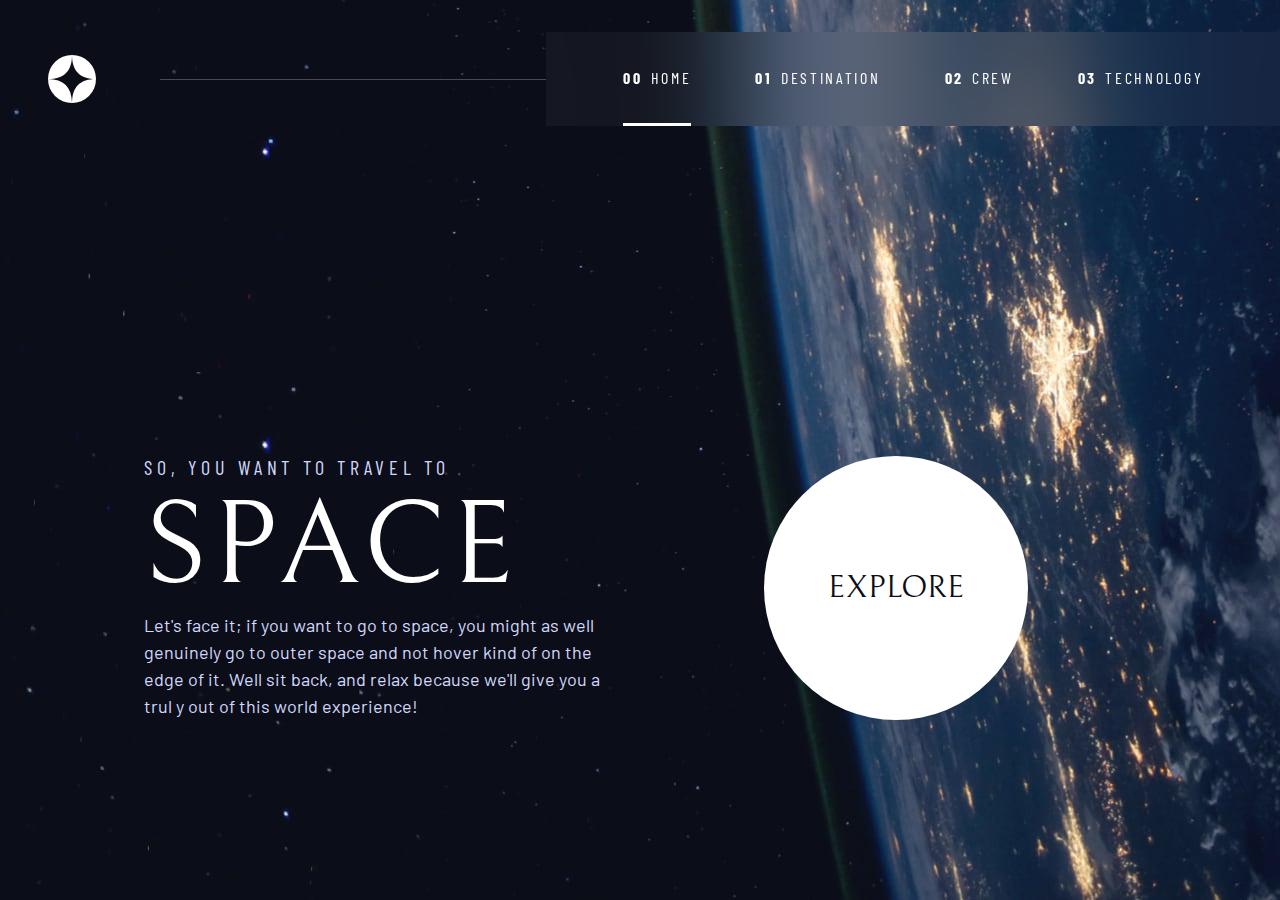
<file: index.html>
<!DOCTYPE html>
<html lang="en">
  <head>
    <meta charset="UTF-8" />
    <meta http-equiv="X-UA-Compatible" content="IE=edge" />
    <link
      rel="icon"
      type="image/png"
      sizes="32x32"
      href="./assets/favicon-32x32.png"
    />

    <meta name="viewport" content="width=device-width, initial-scale=1.0" />
    <link rel="preconnect" href="https://fonts.googleapis.com" />
    <link rel="preconnect" href="https://fonts.gstatic.com" crossorigin />
    <link
      href="https://fonts.googleapis.com/css2?family=Barlow+Condensed:wght@400;700&family=Barlow:wght@400;700&family=Bellefair&display=swap"
      rel="stylesheet"
    />

    <link rel="stylesheet" href="./css/index.css" />
    <link rel="stylesheet" href="./css/queries.css" />
    <title>Space tourism website</title>
  </head>
  <body class="home">
    <a class="skip-to-content" href="#main">Skip To Conten</a>
    <header class="primary-header flex">
      <div>
        <img
          src="./assets/shared/logo.svg"
          alt="space tourism logo"
          class="logo"
        />
      </div>

      <button
        class="mobile-nav-toggle"
        aria-controls="primary-navigation"
        aria-expanded="false"
      >
        <span class="sr-only">Menu</span>
      </button>

      <nav>
        <ul
          id="primary-navigation"
          data-isVisible="false"
          class="primary-navigation underline-indicators flex"
        >
          <li class="active">
            <a
              class="uppercase text-white letter-spacing-2 ff-sans-cond fs-300"
              href="index.html"
              ><span aria-hidden="true">00</span>Home</a
            >
          </li>
          <li>
            <a
              class="uppercase text-white letter-spacing-2 ff-sans-cond fs-300"
              href="destination.html"
              ><span aria-hidden="true">01</span>Destination</a
            >
          </li>
          <li>
            <a
              class="uppercase text-white letter-spacing-2 ff-sans-cond fs-300"
              href="crew.html"
              ><span aria-hidden="true">02</span>Crew</a
            >
          </li>
          <li>
            <a
              class="uppercase text-white letter-spacing-2 ff-sans-cond fs-300"
              href="technology.html"
              ><span aria-hidden="true">03</span>Technology</a
            >
          </li>
        </ul>
      </nav>
    </header>

    <main id="main" class="grid-container grid-container--home">
      <div>
        <h1 class="uppercase text-accent fs-500 ff-sans-cond letter-spacing-1">
          So, you want to travel to
          <span class="text-white fs-900 ff-serif d-block">Space</span>
        </h1>
        <p class="text-accent">
          Let's face it; if you want to go to space, you might as well genuinely
          go to outer space and not hover kind of on the edge of it. Well sit
          back, and relax because we'll give you a trul y out of this world
          experience!
        </p>
      </div>

      <div>
        <a
          class="large-button uppercase ff-serif text-dark bg-white"
          href="destination.html"
          >Explore</a
        >
      </div>
    </main>

    <script src="index.js"></script>
  </body>
</html>
</file>
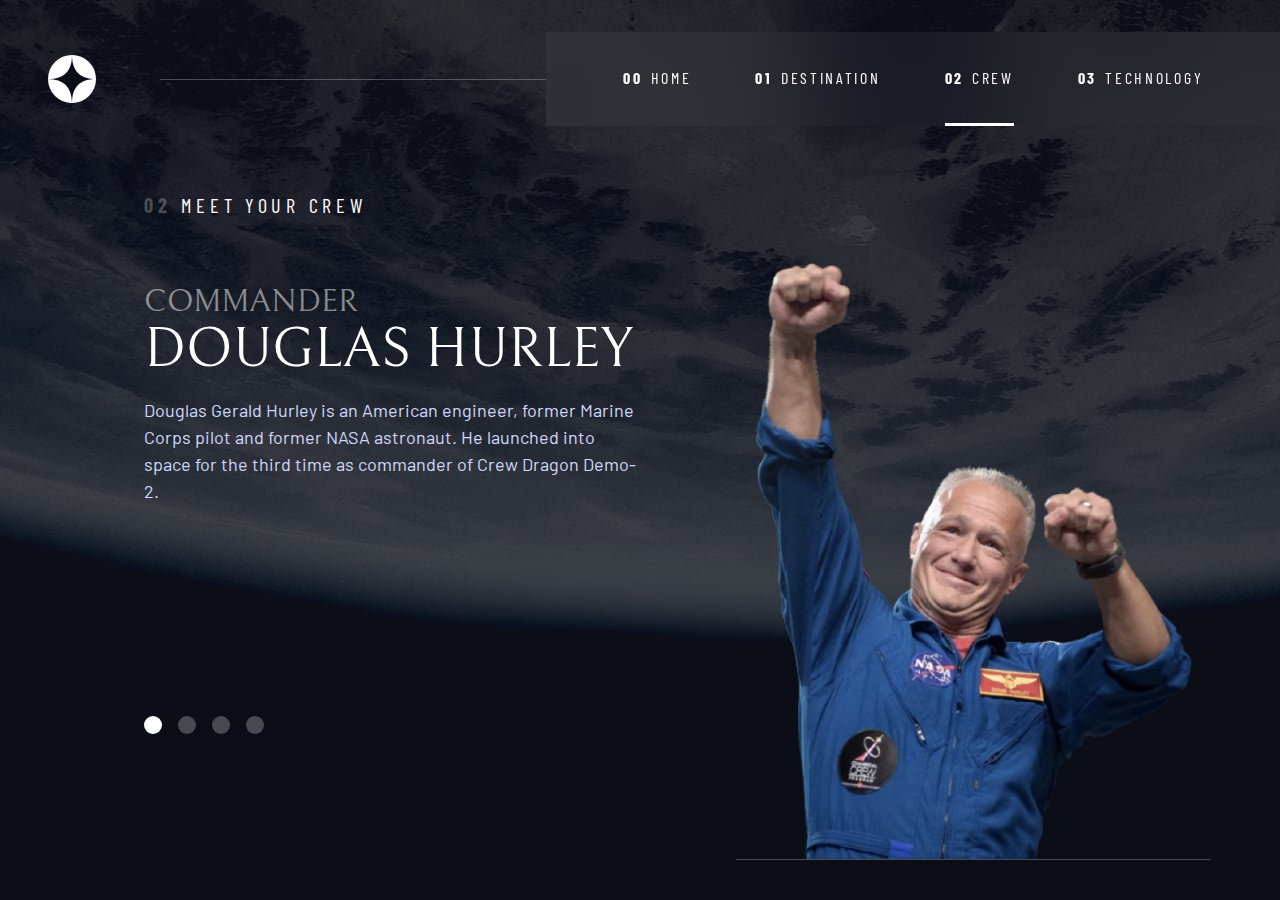
<file: crew.html>
<!DOCTYPE html>
<html lang="en">
<head>
  <meta charset="UTF-8">
  <meta name="viewport" content="width=device-width, initial-scale=1.0">

  <link rel="icon" type="image/png" sizes="32x32" href="./assets/favicon-32x32.png">
  <!-- Google fonts -->
  <link rel="preconnect" href="https://fonts.googleapis.com">
  <link rel="preconnect" href="https://fonts.gstatic.com" crossorigin>
  <link href="https://fonts.googleapis.com/css2?family=Barlow+Condensed:wght@400;700&family=Bellefair&family=Barlow:wght@400;700&display=swap"
      rel="stylesheet">
      
  <!-- Our custom CSS -->
  <link rel="stylesheet" href="./css/index.css">
  <link rel="stylesheet" href="./css/queries.css">
  <title>Frontend Mentor | Space tourism website</title>
</head>

<body class="crew">
  <a class="skip-to-content" href="#main">Skip to content</a>
  <header class="primary-header flex">
    <div>
      <img src="./assets/shared/logo.svg" alt="space tourism logo" class="logo">
    </div>
    <button class="mobile-nav-toggle" aria-controls="primary-navigation"><span class="sr-only" aria-expanded="false">Menu</span></button>
    <nav>
      <ul
      id="primary-navigation"
      data-isVisible="false"
      class="primary-navigation underline-indicators flex"
    >
      <li>
        <a
          class="uppercase text-white letter-spacing-2 ff-sans-cond fs-300"
          href="index.html"
          ><span aria-hidden="true">00</span>Home</a
        >
      </li>
      <li>
        <a
          class="uppercase text-white letter-spacing-2 ff-sans-cond fs-300"
          href="destination.html"
          ><span aria-hidden="true">01</span>Destination</a
        >
      </li>
      <li class="active">
        <a
          class="uppercase text-white letter-spacing-2 ff-sans-cond fs-300"
          href="crew.html"
          ><span aria-hidden="true">02</span>Crew</a
        >
      </li>
      <li>
        <a
          class="uppercase text-white letter-spacing-2 ff-sans-cond fs-300"
          href="technology.html"
          ><span aria-hidden="true">03</span>Technology</a
        >
      </li>
      </ul>
    </nav>
  </header>

  <main id="main" class="grid-container grid-container--crew flow">
    <h1 class="numbered-title d-block"><span aria-hidden="true">02</span>Meet your crew</h1>

  <picture id="commander-image">
    <source srcset="/assets/crew/image-douglas-hurley2.webp" type="image/webp">  
    <img src="/assets/crew/image-douglas-hurley.png" alt="Commander Doglas Hurley">
  </picture>
  <picture hidden id="mission-image">
    <source srcset="/assets/crew/image-mark-shuttleworth.webp" type="image/webp">  
    <img src="/assets/crew/image-mark-shuttleworth.png" alt="Mission Specialist Mark Shuttleworth">
  </picture>
  <picture hidden id="pilot-image">
    <source srcset="/assets/crew/image-victor-glover.webp" type="image/webp">  
    <img src="/assets/crew/image-victor-glover.png" alt="Pilot Victor Glover">
  </picture>
  <picture hidden id="engineer-image">
    <source srcset="/assets/crew/image-anousheh-ansari.webp" type="image/webp">  
    <img src="/assets/crew/image-anousheh-ansari.png" alt="Flight Engineer Anousheh Ansari">
  </picture>
  

    <!-- Dots -->
    <div class="dot-indicators flex" role="tablist" aria-label="crew member list">
      <button aria-controls="commander-tab" aria-selected="true" data-image="commander-image" role="tab" tabindex="0">
        <span class="sr-only">The commander</span>
      </button>
      <button aria-controls="mission-tab" aria-selected="false" data-image="mission-image" role="tab" tabindex="-1">
        <span class="sr-only">The mission specialist</span>
      </button>
      <button aria-controls="pilot-tab" aria-selected="false" data-image="pilot-image" role="tab" tabindex="-1">
        <span class="sr-only">The pilot</span>
      </button>
      <button aria-controls="engineer-tab" aria-selected="false" data-image="engineer-image" role="tab" tabindex="-1">
        <span class="sr-only">The engineer</span>
      </button>
    </div>    

    <!--Commander-->
    <article id="commander-tab" class="crew-info flow" role="tabpanel" tabindex="0">
      <h2 class="ff-serif fs-600 uppercase">Commander<span class="d-block text-white fs-700">Douglas Hurley</span></h2>

      <p class="text-accent">Douglas Gerald Hurley is an American engineer, former Marine Corps pilot and former NASA astronaut. He launched into space for the third time as commander of Crew Dragon Demo-2.</p>
    </article>

    <!--Mission Specialist-->
    <article id="mission-tab" hidden class="crew-info flow" role="tabpanel" tabindex="0">
      <h2 class="ff-serif fs-600 uppercase">Mission Specialist<span class="d-block text-white fs-700">Mark Shuttleworth</span></h2>

      <p class="text-accent">Mark Richard Shuttleworth is the founder and CEO of Canonical, the company behind the Linux-based Ubuntu operating system. Shuttleworth became the first South African to travel to space as a space tourist.</p>
    </article>

    <!--Pilot-->
    <article id="pilot-tab" hidden class="crew-info flow" role="tabpanel" tabindex="0">
      <h2 class="ff-serif fs-600 uppercase">Pilot<span class="d-block text-white fs-700">Victor Glover</span></h2>

      <p class="text-accent">Pilot on the first operational flight of the SpaceX Crew Dragon to the International Space Station. Glover is a commander in the U.S. Navy where he pilots an F/A-18.He was a crew member of Expedition 64, and served as a station systems flight engineer.</p>
    </article>

    <!--Engineer-->
    <article id="engineer-tab" hidden class="crew-info flow" role="tabpanel" tabindex="0">
      <h2 class="ff-serif fs-600 uppercase">Flight Engineer<span class="d-block text-white fs-700">Anousheh Ansari</span></h2>

      <p class="text-accent">Anousheh Ansari is an Iranian American engineer and co-founder of Prodea Systems. Ansari was the fourth self-funded space tourist, the first self-funded woman to fly to the ISS, and the first Iranian in space. </p>
    </article>

    
  </main>

  

  

  

<body>
    
    
    
    <script src="index.js"></script>
</body>
</html>
</file>
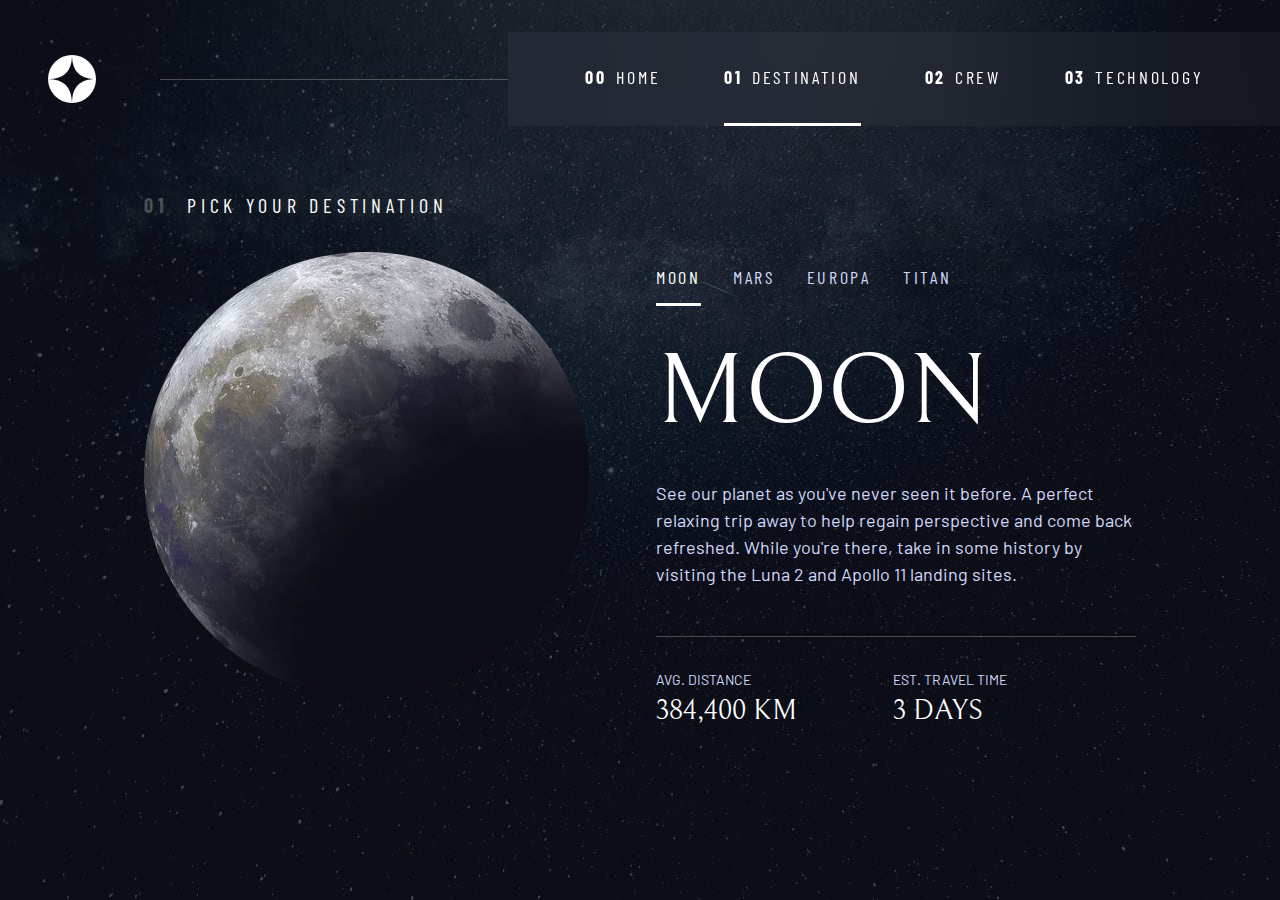
<file: destination.html>
<!DOCTYPE html>
<html lang="en">
  <head>
    <meta charset="UTF-8" />
    <meta name="viewport" content="width=device-width, initial-scale=1.0" />

    <link
      rel="icon"
      type="image/png"
      sizes="32x32"
      href="./assets/favicon-32x32.png"
    />
    <!-- Google fonts -->
    <link rel="preconnect" href="https://fonts.googleapis.com" />
    <link rel="preconnect" href="https://fonts.gstatic.com" crossorigin />
    <link
      href="https://fonts.googleapis.com/css2?family=Barlow+Condensed:wght@400;700&family=Bellefair&family=Barlow:wght@400;700&display=swap"
      rel="stylesheet"
    />

    <!-- Our custom CSS -->
    <link rel="stylesheet" href="./css/index.css" />
    <link rel="stylesheet" href="./css/queries.css" />
    <title>Frontend Mentor | Space tourism website</title>
  </head>

  <body class="destination">
    <a class="skip-to-content" href="#main">Skip to content</a>
    <header class="primary-header flex">
      <div>
        <img
          src="./assets/shared/logo.svg"
          alt="space tourism logo"
          class="logo"
        />
      </div>
      <button class="mobile-nav-toggle" aria-controls="primary-navigation">
        <span class="sr-only" aria-expanded="false">Menu</span>
      </button>
      <nav>
        <ul
          id="primary-navigation"
          data-visible="false"
          class="primary-navigation underline-indicators flex"
        >
          <li>
            <a
              class="ff-sans-cond uppercase text-white letter-spacing-2"
              href="index.html"
              ><span aria-hidden="true">00</span>Home</a
            >
          </li>
          <li class="active">
            <a
              class="ff-sans-cond uppercase text-white letter-spacing-2"
              href="destination.html"
              ><span aria-hidden="true">01</span>Destination</a
            >
          </li>
          <li>
            <a
              class="ff-sans-cond uppercase text-white letter-spacing-2"
              href="crew.html"
              ><span aria-hidden="true">02</span>Crew</a
            >
          </li>
          <li>
            <a
              class="ff-sans-cond uppercase text-white letter-spacing-2"
              href="technology.html"
              ><span aria-hidden="true">03</span>Technology</a
            >
          </li>
        </ul>
      </nav>
    </header>

    <main id="main" class="grid-container grid-container--destination flow">
      <h1 class="numbered-title d-block">
        <span aria-hidden="true">01</span> Pick your destination
      </h1>

      <!--pictures-->
      <picture id="moon-image">
        <source srcset="assets/destination/image-moon.webp" type="image/webp" />
        <img src="assets/destination/image-moon.png" alt="the moon" />
      </picture>
      <picture id="mars-image" hidden>
        <source srcset="assets/destination/image-mars.webp" type="image/webp" />
        <img src="assets/destination/image-mars.png" alt="the planet mars" />
      </picture>
      <picture id="europa-image" hidden>
        <source
          srcset="assets/destination/image-europa.webp"
          type="image/webp"
        />
        <img
          src="assets/destination/image-europa.png"
          alt="the planet europa"
        />
      </picture>
      <picture id="titan-image" hidden>
        <source
          srcset="assets/destination/image-titan.webp"
          type="image/webp"
        />
        <img src="assets/destination/image-titan.png" alt="the moon Titan" />
      </picture>

      <!--Tab List-->
      <div
        class="tab-list underline-indicators flex"
        role="tablist"
        aria-label="destination list"
      >
        <button
          aria-selected="true"
          role="tab"
          aria-controls="moon-tab"
          tabindex="0"
          data-image="moon-image"
          class="uppercase ff-sans-cond text-accent letter-spacing-2"
        >
          Moon
        </button>
        <button
          aria-selected="false"
          role="tab"
          aria-controls="mars-tab"
          tabindex="-1"
          data-image="mars-image"
          class="uppercase ff-sans-cond text-accent letter-spacing-2"
        >
          Mars
        </button>
        <button
          aria-selected="false"
          role="tab"
          aria-controls="europa-tab"
          tabindex="-1"
          data-image="europa-image"
          class="uppercase ff-sans-cond text-accent letter-spacing-2"
        >
          Europa
        </button>
        <button
          aria-selected="false"
          role="tab"
          aria-controls="titan-tab"
          tabindex="-1"
          data-image="titan-image"
          class="uppercase ff-sans-cond text-accent letter-spacing-2"
        >
          Titan
        </button>
      </div>

      <!--Moon-->
      <article
        id="moon-tab"
        role="tabpanel"
        tabindex="0"
        class="destination-info flow"
      >
        <h2 class="fs-800 uppercase ff-serif">Moon</h2>

        <p class="text-accent">
          See our planet as you've never seen it before. A perfect relaxing trip
          away to help regain perspective and come back refreshed. While you're
          there, take in some history by visiting the Luna 2 and Apollo 11
          landing sites.
        </p>

        <div class="destination-meta flex">
          <div>
            <h3 class="text-accent fs-200 uppercase">Avg. distance</h3>
            <p class="ff-serif uppercase">384,400 km</p>
          </div>
          <div>
            <h3 class="text-accent fs-200 uppercase">Est. travel time</h3>
            <p class="ff-serif uppercase">3 days</p>
          </div>
        </div>
      </article>

      <!--Mars-->
      <article
        id="mars-tab"
        role="tabpanel"
        hidden
        tabindex="0"
        class="destination-info flow"
      >
        <h2 class="fs-800 uppercase ff-serif">Mars</h2>

        <p class="text-accent">
          Don't forget to pack your hiking boots. <br />
          You'll need them to tackle Olympus Mons, the tallest planetary
          mountain in our solar system. It's two and a half times the size of
          Everest!
        </p>

        <div class="destination-meta flex">
          <div>
            <h3 class="text-accent fs-200 uppercase">Avg. distance</h3>
            <p class="ff-serif uppercase">225 mil. km</p>
          </div>
          <div>
            <h3 class="text-accent fs-200 uppercase">Est. travel time</h3>
            <p class="ff-serif uppercase">9 months</p>
          </div>
        </div>
      </article>

      <!--Europa-->
      <article
        id="europa-tab"
        role="tabpanel"
        hidden
        tabindex="0"
        class="destination-info flow"
      >
        <h2 class="fs-800 uppercase ff-serif">Europa</h2>

        <p class="text-accent">
          The smallest of the four Galilean moons orbiting Jupiter, Europa is a
          winter lover's dream. With an icy surface, it's perfect for a bit of
          ice skating, curling, hockey, or simple relaxation in your snug
          wintery cabin.
        </p>

        <div class="destination-meta flex">
          <div>
            <h3 class="text-accent fs-200 uppercase">Avg. distance</h3>
            <p class="ff-serif uppercase">628 mil. km</p>
          </div>
          <div>
            <h3 class="text-accent fs-200 uppercase">Est. travel time</h3>
            <p class="ff-serif uppercase">3 years</p>
          </div>
        </div>
      </article>

      <!--Titan-->
      <article
        id="titan-tab"
        role="tabpanel"
        hidden
        tabindex="0"
        class="destination-info flow"
      >
        <h2 class="fs-800 uppercase ff-serif">Titan</h2>

        <p class="text-accent">
          The only moon known to have a dense atmosphere other than Earth, Titan
          is a home away from home (just a few hundred degrees colder!). As a
          bonus, you get striking views of the Rings of Saturn.
        </p>

        <div class="destination-meta flex">
          <div>
            <h3 class="text-accent fs-200 uppercase">Avg. distance</h3>
            <p class="ff-serif uppercase">1.6 bil. km</p>
          </div>
          <div>
            <h3 class="text-accent fs-200 uppercase">Est. travel time</h3>
            <p class="ff-serif uppercase">7 years</p>
          </div>
        </div>
      </article>
    </main>
    <script src="index.js"></script>
  </body>
</html>
</file>
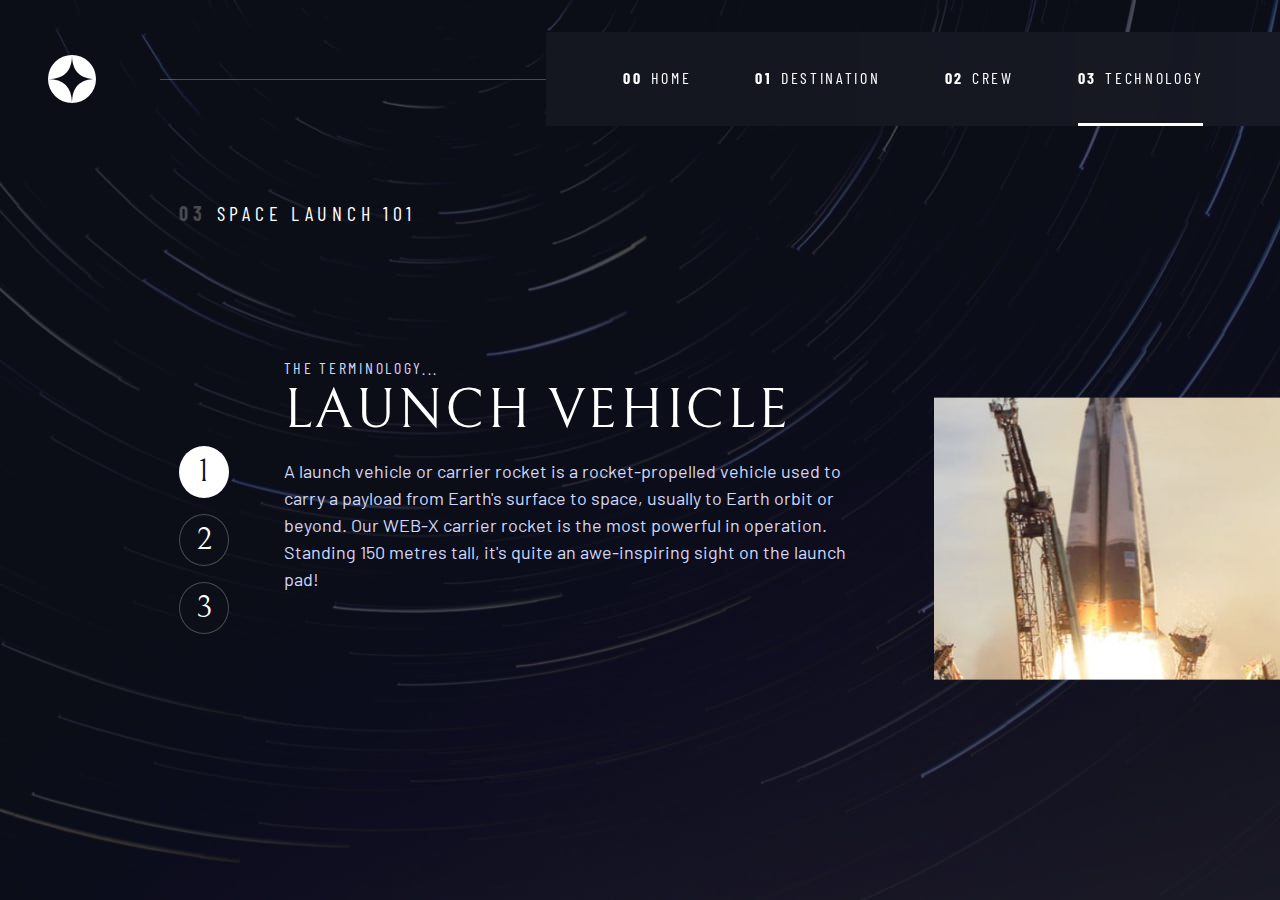
<file: technology.html>
<!DOCTYPE html>
<html lang="en">
  <head>
    <meta charset="UTF-8" />
    <meta name="viewport" content="width=device-width, initial-scale=1.0" />

    <link
      rel="icon"
      type="image/png"
      sizes="32x32"
      href="./assets/favicon-32x32.png"
    />
    <!-- Google fonts -->
    <link rel="preconnect" href="https://fonts.googleapis.com" />
    <link rel="preconnect" href="https://fonts.gstatic.com" crossorigin />
    <link
      href="https://fonts.googleapis.com/css2?family=Barlow+Condensed:wght@400;700&family=Bellefair&family=Barlow:wght@400;700&display=swap"
      rel="stylesheet"
    />

    <!-- Our custom CSS -->
    <link rel="stylesheet" href="./css/index.css" />
    <link rel="stylesheet" href="./css/queries.css" />
    <title>Frontend Mentor | Space tourism website</title>
  </head>

  <body class="technology">
    <a class="skip-to-content" href="#main">Skip to content</a>
    <header class="primary-header flex">
      <div>
        <img
          src="./assets/shared/logo.svg"
          alt="space tourism logo"
          class="logo"
        />
      </div>
      <button class="mobile-nav-toggle" aria-controls="primary-navigation">
        <span class="sr-only" aria-expanded="false">Menu</span>
      </button>
      <nav>
        <ul
          id="primary-navigation"
          data-isVisible="false"
          class="primary-navigation underline-indicators flex"
        >
          <li>
            <a
              class="uppercase text-white letter-spacing-2 ff-sans-cond fs-300"
              href="index.html"
              ><span aria-hidden="true">00</span>Home</a
            >
          </li>
          <li>
            <a
              class="uppercase text-white letter-spacing-2 ff-sans-cond fs-300"
              href="destination.html"
              ><span aria-hidden="true">01</span>Destination</a
            >
          </li>
          <li>
            <a
              class="uppercase text-white letter-spacing-2 ff-sans-cond fs-300"
              href="crew.html"
              ><span aria-hidden="true">02</span>Crew</a
            >
          </li>
          <li class="active">
            <a
              class="uppercase text-white letter-spacing-2 ff-sans-cond fs-300"
              href="technology.html"
              ><span aria-hidden="true">03</span>Technology</a
            >
          </li>
        </ul>
      </nav>
    </header>

    <main id="main" class="grid-container--technology flow">
      <h1 class="numbered-title">
        <span aria-hidden="true">03</span>Space launch 101
      </h1>

      <!--Vehicle-->
      <picture id="vehicle-image">
        <img
          src="/assets/technology/image-launch-vehicle-landscape.jpg"
          alt="Rocket Launch"
        />
      </picture>

      <!--Spaceport -->
      <picture hidden id="spaceport-image">
        <img
          src="/assets/technology/image-spaceport-landscape.jpg"
          alt="Rocket Launch"
        />
      </picture>

      <!--Space Capsule -->
      <picture hidden id="capsule-image">
        <img
          src="/assets/technology/image-space-capsule-landscape.jpg"
          alt="Rocket Launch"
        />
      </picture>

      <!--number indicators-->
      <div
        class="number-indicators flex"
        role="tablist"
        aria-label="Technology list"
      >
        <button
          aria-controls="vehicle-tab"
          data-image="vehicle-image"
          role="tab"
          tabindex="0"
          aria-selected="true"
        >
          1
        </button>
        <button
          aria-controls="spaceport-tab"
          data-image="spaceport-image"
          role="tab"
          tabindex="-1"
          aria-selected="false"
        >
          2
        </button>
        <button
          aria-controls="capsule-tab"
          data-image="capsule-image"
          role="tab"
          tabindex="-1"
          aria-selected="false"
        >
          3
        </button>
      </div>

      <!--Vehicle-->
      <article
        id="vehicle-tab"
        tabindex="0"
        role="tabpanel"
        class="technology-info flow"
      >
        <p class="fs-300 ff-sans-cond text-accent uppercase letter-spacing-2">
          The terminology...
          <span class="fs-700 ff-serif text-white uppercase d-block"
            >Launch vehicle</span
          >
        </p>
        <p class="text-accent">
          A launch vehicle or carrier rocket is a rocket-propelled vehicle used
          to carry a payload from Earth's surface to space, usually to Earth
          orbit or beyond. Our WEB-X carrier rocket is the most powerful in
          operation. Standing 150 metres tall, it's quite an awe-inspiring sight
          on the launch pad!
        </p>
      </article>

      <!--Spaceport-->
      <article
        id="spaceport-tab"
        tabindex="0"
        role="tabpanel"
        hidden
        class="technology-info flow"
      >
        <p class="fs-300 ff-sans-cond text-accent uppercase letter-spacing-2">
          The terminology...
          <span class="fs-700 ff-serif text-white uppercase d-block"
            >Spaceport</span
          >
        </p>
        <p class="text-accent">
          A spaceport or cosmodrome is a site for launching (or receiving)
          spacecraft, by analogy to the seaport for ships or airport for
          aircraft. Based in the famous Cape Canaveral, our spaceport is ideally
          situated to take advantage of the Earth's rotation for launch.
        </p>
      </article>

      <!--Space Capsule-->
      <article
        id="capsule-tab"
        tabindex="0"
        role="tabpanel"
        hidden
        class="technology-info flow"
      >
        <p class="fs-300 ff-sans-cond text-accent uppercase letter-spacing-2">
          The terminology...
          <span class="fs-700 ff-serif text-white uppercase d-block"
            >Space Capsule</span
          >
        </p>
        <p class="text-accent">
          A space capsule is an often-crewed spacecraft that uses a blunt-body
          reentry capsule to reenter the Earth's atmosphere without wings. Our
          capsule is where you'll spend your time during the flight. It includes
          a space gym, cinema, and plenty of other activities to keep you
          entertained.
        </p>
      </article>
    </main>
    <script src="index.js"></script>
  </body>
</html>
</file>
<file: css/index.css>
/* ------------------- */
/* Custom properties   */
/* ------------------- */

:root {
  /* colors */
  --clr-dark: 230 35% 7%;
  --clr-light: 231 77% 90%;
  --clr-white: 0 0% 100%;

  /* font-sizes */
  --fs-900: clamp(5rem, 8vw + 1rem, 9.375rem);
  --fs-800: 3.5rem;
  --fs-700: 1.5rem;
  --fs-600: 1rem;
  --fs-500: 1rem;
  --fs-400: 0.9375rem;
  --fs-300: 1rem;
  --fs-200: 0.875rem;

  /* font-families */
  --ff-serif: "Bellefair", serif;
  --ff-sans-cond: "Barlow Condensed", sans-serif;
  --ff-sans-normal: "Barlow", sans-serif;
}

/* reset -> https://piccalil.li/blog/a-modern-css-reset/ */

/*box sizing*/
*,
*::before,
*::after {
  box-sizing: border-box;
}

/*reset margins*/
body,
h1,
h2,
h3,
h4,
h5,
p,
figure,
picture {
  margin: 0;
}

h1,
h2,
h3,
h4,
h5,
h6,
p {
  font-weight: 400;
}

/*body*/

body {
  font-family: var(--ff-sans-normal);
  font-size: var(--fs-400);
  color: hsl(var(--clr-white));
  background-color: hsl(var(--clr-dark));
  line-height: 1.5;
  min-height: 100vh;
  overflow-x: hidden;

  background-size: cover;
  background-position: bottom center;
  background-repeat: no-repeat;

  display: grid;
  grid-template-rows: min-content 1fr;
}

/* make images easier to work with */
img,
picutre {
  max-width: 100%;
  display: block;
}

/* make form elements easier to work with */
input,
button,
textarea,
select {
  font: inherit;
}

/* remove animations for people who've turned them off */
@media (prefers-reduced-motion: reduce) {
  *,
  *::before,
  *::after {
    animation-duration: 0.01ms !important;
    animation-iteration-count: 1 !important;
    transition-duration: 0.01ms !important;
    scroll-behavior: auto !important;
  }
}

/*utility classes*/

/* general */

.home {
  background-image: url(/assets/home/background-home-mobile.jpg);
}

.destination {
  background-image: url(/assets/destination/background-destination-mobile.jpg);
}

.crew {
  background-image: url(/assets/crew/background-crew-mobile.jpg);
  background-position: center;
}

.technology {
  background-image: url(/assets/technology/background-technology-mobile.jpg);
}

.flex {
  display: flex;
  gap: var(--gap, 1rem);
}

.grid {
  display: grid;
  gap: var(--gap, 1rem);
}

.d-block {
  display: block;
}

.flow > *:where(:not(:first-child)) {
  margin-top: var(--flow-space, 1rem);
}

.container {
  padding-inline: 2em;
  margin-inline: auto;
  max-width: 80rem;
}

.grid-container {
  text-align: center;
  display: grid;
  place-items: center;
  padding-inline: 1rem;
  padding-bottom: 4rem;
}

.grid-container p {
  max-width: 50ch;
}

/*destination layout*/

.grid-container--destination {
  --flow-space: 2rem;
  grid-template-areas:
    "title"
    "image"
    "tabs"
    "content";
}

.grid-container--destination > picture {
  grid-area: image;
  max-width: 60%;
  align-self: flex-start;
}

.grid-container--destination > .tab-list {
  grid-area: tabs;
}

.grid-container--destination > .destination-info {
  grid-area: content;
}

.destination-meta {
  flex-direction: column;
  border-top: 1px solid hsl(var(--clr-white) / 0.25);
  margin-top: 2rem;
  padding-top: 2rem;
}

/*crew layout*/
.grid-container--crew {
  grid-template-rows: min-content 20rem min-content min-content;
  grid-template-areas:
    "title"
    "image"
    "tabs"
    "content";
}

.grid-container--crew > picture {
  max-width: 40%;
  border-bottom: 1px solid hsl(var(--clr-white) / 0.25);
  grid-area: image;
}

.crew-info {
  grid-area: content;
  margin-top: 3.5rem;
  align-self: flex-start;
}

.grid-container--crew > .dot-indicators {
  grid-area: tabs;
}

.grid-container--technology {
  grid-template-rows: min-content auto;

  /* --flow-space: 2rem; */
  text-align: center;
  display: grid;
  place-items: center;
  padding-bottom: 4rem;
  grid-template-areas:
    "title"
    "image"
    "numbertabs"
    "content";
}

.grid-container--technology picture {
  grid-area: image;
  margin: 0;
  align-self: flex-end;
}

.technology-info {
  grid-area: content;
  padding-inline: 1rem;
  align-self: flex-start;
  margin-top: 2rem;
}

.sr-only {
  position: absolute;
  width: 1px;
  height: 1px;
  padding: 0;
  margin: -1px;
  overflow: hidden;
  clip: rect(0, 0, 0, 0);
  white-space: nowrap; /* added line */
  border: 0;
}

/*----*/

.skip-to-content {
  position: absolute;
  z-index: 99999;
  background-color: hsl(var(--clr-white));
  color: hsl(var(--clr-dark));
  padding: 0.5em 1em;
  text-decoration: none;
  transform: translateX(-100%);
  opacity: 0;
  transition: transform 0.3s ease-in-out, opacity 0.5s linear;
}

.skip-to-content:focus {
  transform: translateX(0);
  opacity: 1;
}

/*colors*/

.bg-dark {
  background-color: hsl(var(--clr-dark));
}
.bg-accent {
  background-color: hsl(var(--clr-light));
}
.bg-white {
  background-color: hsl(var(--clr-white));
}

.text-dark {
  color: hsl(var(--clr-dark));
}
.text-accent {
  color: hsl(var(--clr-light));
}
.text-white {
  color: hsl(var(--clr-white));
}

/*typography*/

.ff-serif {
  font-family: var(--ff-serif);
}
.ff-sans-cond {
  font-family: var(--ff-sans-cond);
}
.ff-sans-normal {
  font-family: var(--ff-sans-normal);
}

.letter-spacing-1 {
  letter-spacing: 4.75px;
}
.letter-spacing-2 {
  letter-spacing: 2.7px;
}
.letter-spacing-3 {
  letter-spacing: 2.35px;
}

.uppercase {
  text-transform: uppercase;
}

.fs-900 {
  font-size: var(--fs-900);
}
.fs-800 {
  font-size: var(--fs-800);
}
.fs-700 {
  font-size: var(--fs-700);
}
.fs-600 {
  font-size: var(--fs-600);
}
.fs-500 {
  font-size: var(--fs-500);
}
.fs-400 {
  font-size: var(--fs-400);
}
.fs-300 {
  font-size: var(--fs-300);
}
.fs-200 {
  font-size: var(--fs-200);
}

.fs-900,
.fs-800,
.fs-700,
.fs-600 {
  line-height: 1.1;
}

.numbered-title {
  font-family: var(--ff-sans-cond);
  font-size: var(--fs-500);
  text-transform: uppercase;
  letter-spacing: 4.72px;
  grid-area: title;
}

.numbered-title span {
  margin-right: 0.5em;
  font-weight: 700;
  color: hsl(var(--clr-white) / 0.25);
}

.destination-meta p {
  font-size: 1.75rem;
}

.grid-container--crew h2 {
  color: hsl(var(--clr-white) / 0.5);
}

/*compontents*/

.large-button {
  font-size: 2rem;
  position: relative;
  z-index: 1;
  display: inline-grid;
  place-items: center;
  padding: 0 2em;
  border-radius: 50%;
  aspect-ratio: 1;
  text-decoration: none;
}

.large-button::after {
  content: "";
  position: absolute;
  z-index: -1;
  width: 100%;
  height: 100%;
  background: hsl(var(--clr-white) / 0.1);
  border-radius: 50%;
  opacity: 0;
  transition: opacity 500ms linear, transform 750ms ease-in-out;
}

.large-button:hover::after,
.large-button:focus::after {
  opacity: 1;
  transform: scale(1.5);
}

.logo {
  margin: 1.5rem clamp(1.5rem, 5vw, 3rem);
  width: 3rem;
}

.primary-header {
  align-items: center;
  justify-content: space-between;
}

.primary-navigation {
  --gap: clamp(1.5rem, 5vw, 6rem);
  --underline-gap: 2rem;
  list-style: none;
  padding: 0;
  margin: 0;
  background-color: hsl(var(--clr-white) / 0.04);
  backdrop-filter: blur(3rem);
  -webkit-backdrop-filter: blur(3rem);
}

.mobile-nav-toggle {
  display: none;
}

.primary-navigation a {
  text-decoration: none;
}

.primary-navigation a > span {
  font-weight: 700;
  margin-right: 0.5em;
}

.underline-indicators > * {
  cursor: pointer;
  padding: var(--underline-gap, 0.75rem) 0;
  border: 0;
  border-bottom: 0.2rem solid hsl(var(--clr-white) / 0);
  background-color: transparent;
}

.underline-indicators > *:hover,
.underline-indicators > *:focus {
  border-color: hsl(var(--clr-white) / 0.5);
}

.underline-indicators > .active,
.underline-indicators > [aria-selected="true"] {
  color: hsl(var(--clr-white) / 1);
  border-color: hsl(var(--clr-white) / 1);
}

.tab-list {
  --gap: 2rem;
}

.dot-indicators > * {
  cursor: pointer;
  border: 0;
  border-radius: 50%;
  padding: 0.5em;
  background-color: hsl(var(--clr-white) / 0.25);
}

.dot-indicators > *:hover,
.dot-indicators > *:focus {
  background-color: hsl(var(--clr-white) / 0.5);
}

.dot-indicators > [aria-selected="true"] {
  background-color: hsl(var(--clr-white) / 1);
}

.number-indicators {
  grid-area: numbertabs;
}

.number-indicators > * {
  color: hsl(var(--clr-white));
  font-family: var(--ff-serif);
  font-size: var(--fs-600);
  cursor: pointer;
  border-radius: 50%;
  width: 50px;
  aspect-ratio: 1 / 1;
  background-color: hsl(var(--clr-dark));
  border: solid 1px hsl(var(--clr-white) / 0.25);
}

.number-indicators > [aria-selected="true"] {
  color: hsl(var(--clr-dark));
  background-color: hsl(var(--clr-white) / 1);
}
.number-indicators > *:hover,
.number-indicators > *:focus {
  border-color: hsl(var(--clr-white) / 0.5);
}
</file>
<file: css/queries.css>
/*Root Media*/

@media (min-width: 35em) {
  :root {
    --fs-800: 5rem;
    --fs-700: 2.5rem;
    --fs-600: 1.5rem;
    --fs-500: 1.25rem;
    --fs-400: 1rem;
  }
}

@media (min-width: 45em) {
  :root {
    /* font-sizes */
    --fs-800: 6.25rem;
    --fs-700: 3.5rem;
    --fs-600: 2rem;
    --fs-400: 1.125rem;
  }
}

/*General Design Media*/
@media (max-width: 35em) {
  .primary-navigation {
    --underline-gap: 0.5rem;
    list-style: none;
    padding: min(20rem, 15vh) 2rem;
    margin: 0;
    flex-direction: column;
    position: fixed;
    inset: 0 0 0 20%;
    z-index: 9999;
    transform: translateX(100%);
    transition: transform 0.3s ease-out;
  }
  .primary-navigation.underline-indicators > * {
    border: 0;
  }
  .primary-navigation[data-isVisible="true"] {
    transform: translateX(0);
  }
  .mobile-nav-toggle {
    display: block;
    position: fixed;
    z-index: 99999;
    right: 1rem;
    top: 2rem;
    border: 0;
    background-color: transparent;
    background-image: url(/assets/shared/icon-hamburger.svg);
    background-repeat: no-repeat;
    background-position: center;
    width: 2rem;
    aspect-ratio: 1;
  }
  .mobile-nav-toggle[aria-expanded="true"] {
    background-image: url(/assets/shared/icon-close.svg);
  }
}
@media (min-width: 35em) {
  .home {
    background-position: center center;
    background-image: url(/assets/home/background-home-tablet.jpg);
  }
  .destination {
    background-image: url(/assets/destination/background-destination-tablet.jpg);
  }

  .crew {
    background-image: url(/assets/crew/background-crew-tablet.jpg);
    background-position: bottom center;
  }

  .technology {
    background-image: url(/assets/technology/background-technology-tablet.jpg);
  }
  .primary-navigation {
    padding-inline: clamp(3rem, 6vw, 8rem);
  }

  .grid-container {
    margin-top: clamp(2rem, 3vh, 5rem);
  }

  .destination-meta {
    flex-direction: row;
    justify-content: space-evenly;
    margin-top: 3rem;
  }

  .numbered-title {
    justify-self: start;
    margin-left: clamp(1.5rem, 4vw, 2.5rem);
  }

  .grid-container--crew {
    grid-template-rows: min-content 20rem min-content min-content;

    padding-bottom: 0;
    grid-template-areas:
      "title"
      "content"
      "tabs"
      "image";
  }
  .grid-container--crew > picture {
    align-self: flex-end;
  }

  .grid-container--technology {
    margin-top: clamp(2.5rem, 3vh, 5rem);
  }
}

@media (min-width: 35em) and (max-width: 45em) {
  .primary-navigation a > span {
    display: none;
  }
}

@media (min-width: 45em) {
  .primary-header::after {
    content: "";
    display: block;
    position: relative;
    height: 1px;
    width: 100%;
    background-color: hsl(var(--clr-white) / 0.25);
    order: 1;
    left: 3rem;
  }
  nav {
    order: 2;
  }
  .home {
    background-image: url(/assets/home/background-home-desktop.jpg);
  }
  .destination {
    background-image: url(/assets/destination/background-destination-desktop.jpg);
    background-position: top center;
  }

  .crew {
    background-image: url(/assets/crew/background-crew-desktop.jpg);
    background-position: bottom center;
    height: 100vh;
  }

  .technology {
    background-image: url(/assets/technology/background-technology-desktop.jpg);
  }

  .grid-container {
    text-align: left;
    column-gap: var(--container-gap, 2rem);
    grid-template-columns: minmax(1rem, 1fr) repeat(2, minmax(0, 30rem)) minmax(
        1rem,
        1fr
      );
  }
  .grid-container--home {
    padding-bottom: max(6rem, 20vh);
    align-items: end;
  }
  .grid-container--home > *:first-child {
    grid-column: 2;
  }
  .grid-container--home > *:last-child {
    grid-column: 3;
  }

  .primary-navigation {
    margin-block: 2rem;
  }

  .grid-container--destination {
    grid-template-areas:
      ". title title ."
      ". image tabs ."
      ". image content .";
    justify-items: start;
    align-content: start;
  }

  .grid-container--destination picture {
    max-width: 100%;
  }

  .destination-meta {
    justify-content: left;
    gap: 20%;
  }

  .grid-container--crew picture {
    align-self: end;
    grid-column: span 2;
    max-width: 90%;
  }

  .grid-container--crew {
    grid-template-columns: minmax(1rem, 1fr) minmax(0, 35rem) minmax(0, 25rem) minmax(
        1rem,
        1fr
      );
    grid-template-rows: min-content 30rem 10rem;
    justify-items: start;
    grid-template-areas:
      ". title title ."
      ". content image ."
      ". tabs image .";
  }
  .crew-img {
    align-self: flex-end;
  }

  .crew-info {
    margin-top: 4rem;
    align-self: flex-start;
  }

  .grid-container--crew > .dot-indicators {
    align-self: flex-start;
    justify-self: left;
  }

  .numbered-title {
    margin-left: 0;
  }

  .grid-container--technology {
    grid-template-columns: min-content auto minmax(15rem 30rem);
    margin-left: clamp(0.2rem, 14vw, 20rem);
    justify-items: start;
    grid-template-areas:
      ". title title title ."
      ". numbertabs content image ."
      ". numbertabs content image .";
  }

  .number-indicators {
    flex-direction: column;
    align-self: center;
    grid-row: span 2;
  }

  .technology-info {
    margin-inline: clamp(0.2rem, 3vw, 4rem);
    text-align: left;
    margin-top: 8rem;
  }

  .grid-container--technology picture {
    justify-self: right;
    overflow-x: hidden;
    align-self: flex-end;
    min-height: 35rem;
  }

  .grid-container--technology img {
    margin-top: 12rem;
    grid-row: span 2;
    transform: scale(2);
  }
}
</file>
